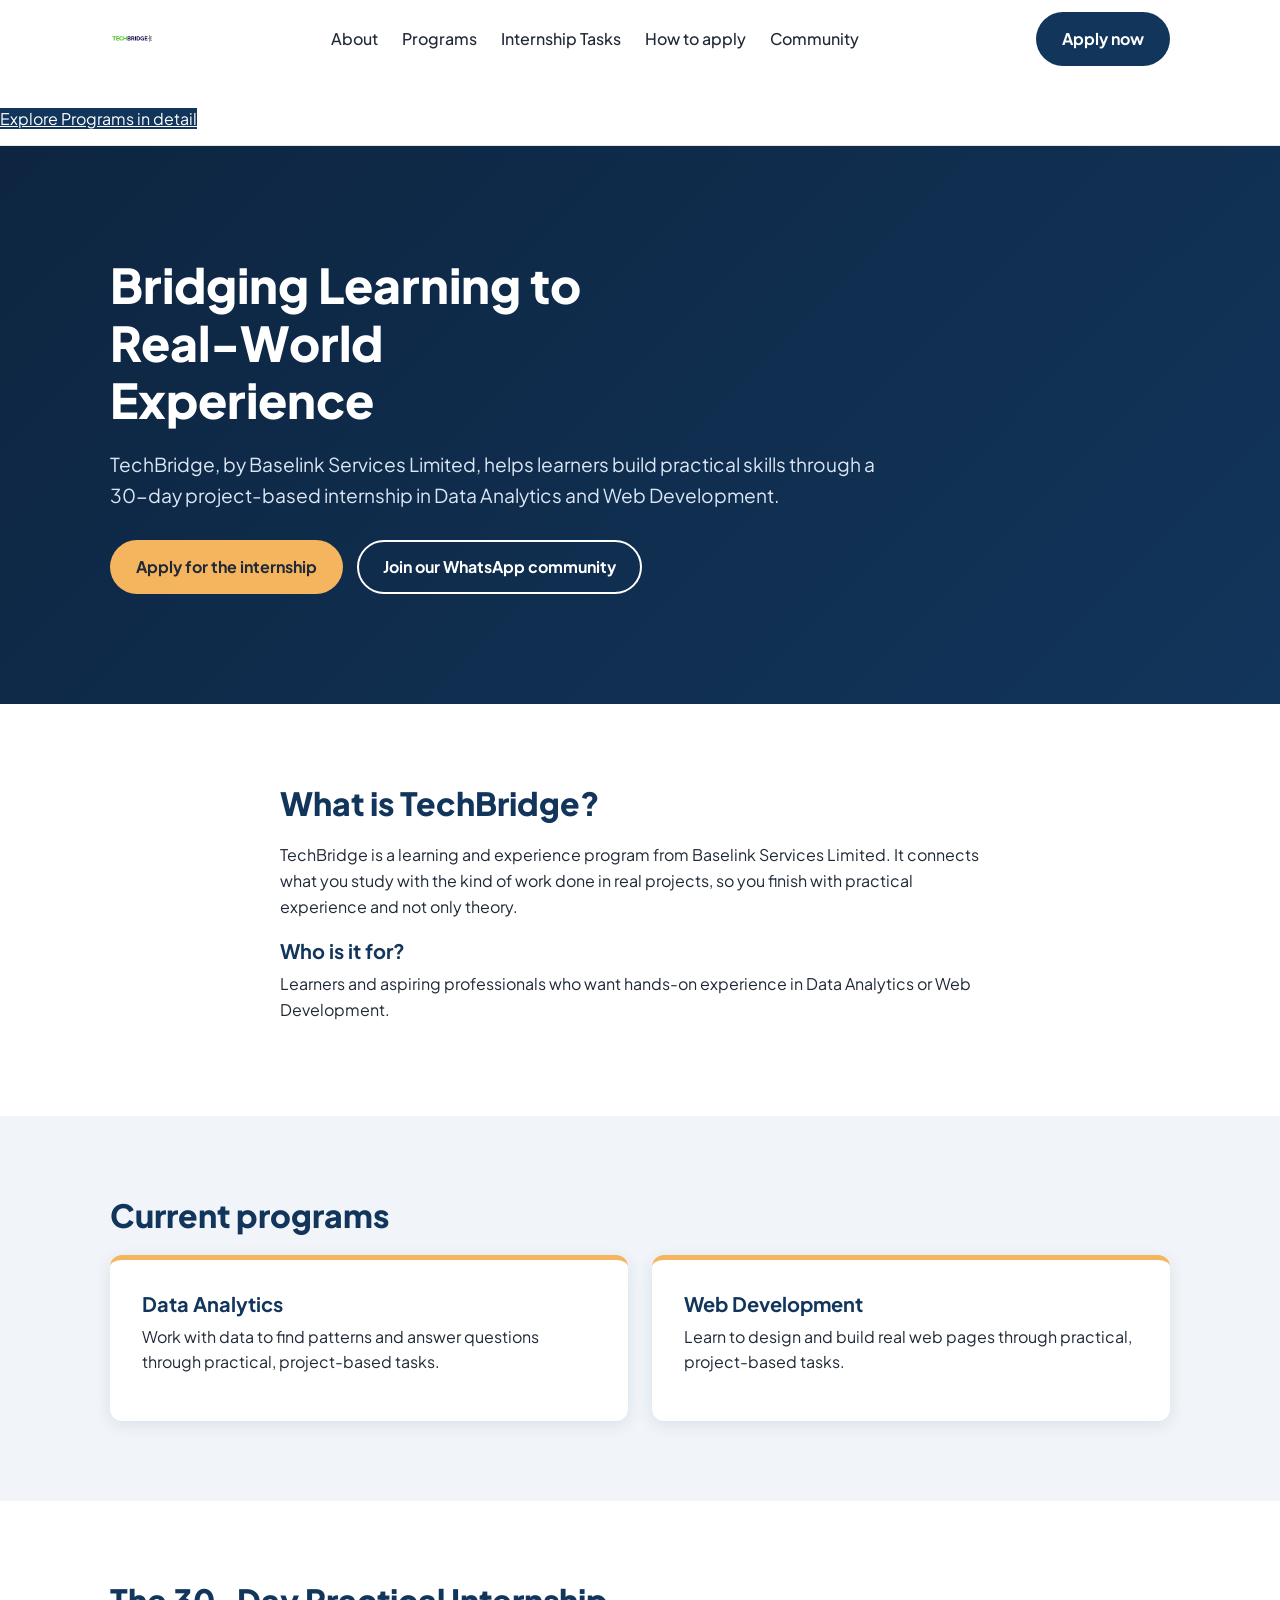
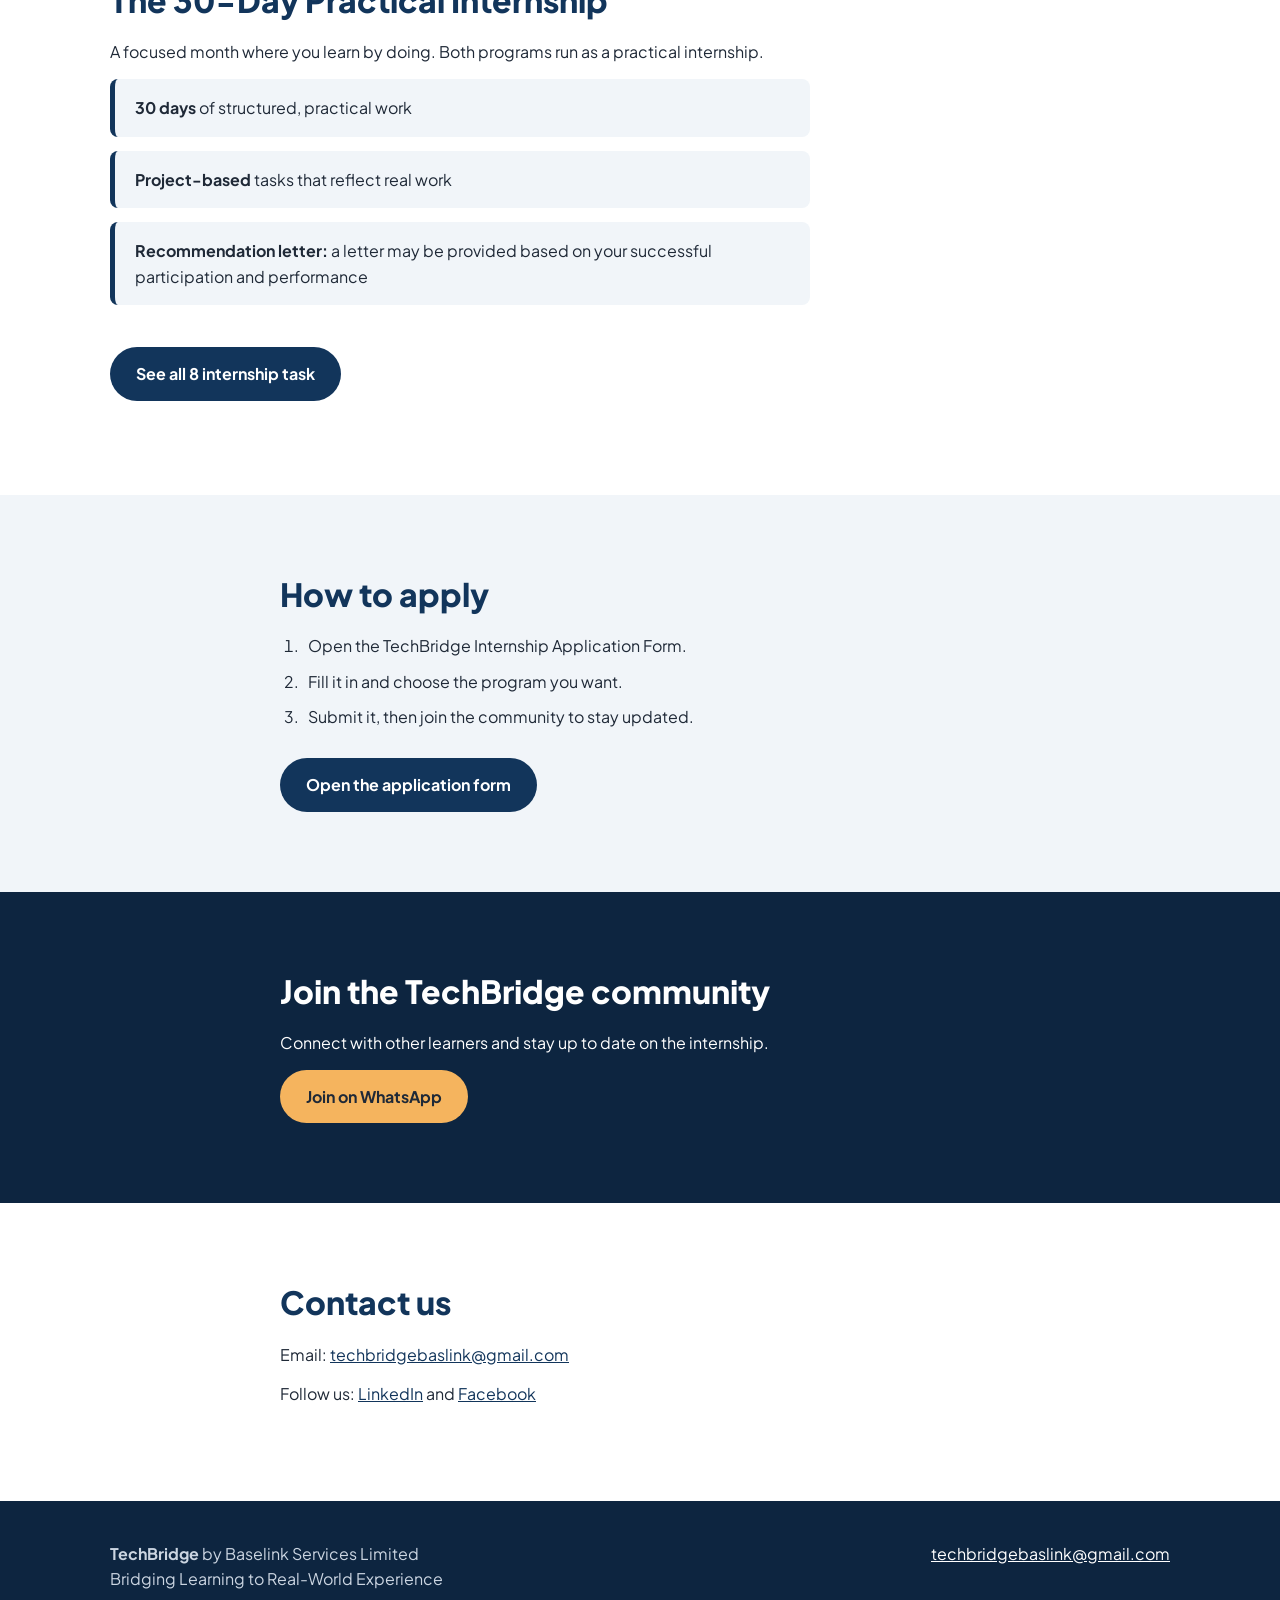
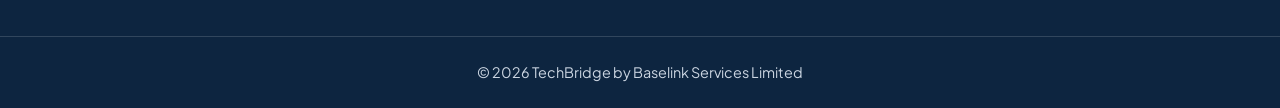
<file: index.html>
<!DOCTYPE html>
<html lang="en">
    <head>
        <meta charset="UTF-8">
        <!--This line makes the page fit different screens ranging from laptops, tablets and phones. Do not remove by mistake. -->
        <meta name="viewport" content="width=device-width, initial-scale=1">
        <title>TechBridge | Transforming Learning into Real-World Experience</title>
        <meta name="description" content="TechBridge by Baselink Services Limited offers several Opportunities in Web development and Data Analysis. Currently, hosting the 2026 TechBridge Internship offer for 30-days">


        <!--Google Font: one family, several weights-->
        <link rel="preconnect" href="https://fonts.googleapis.com">
        <link rel="preconnect" href="https://fonts.gstatic.com" crossorigin>
        <link href="https://fonts.googleapis.com/css2?family=Plus+Jakarta+Sans:wght@400;500;700&800display=swap" rel="stylesheet">

        <!--Connects your CSS file below-->
        <link rel="stylesheet" href="style.css"
    </head>
    <body>

        <!-- ========== 1. HEADER / NAVIGATION ========== -->
         <header class="site-header">
            <div class="container header-inner">
                <a href="#top" class="brand">
                    <!-- Your logo from the images folder.Rename the file if needed. -->
                    <img src="images/logo.png" alt="TechBridge logo" class="logo">
                </a>
                <nav aria-label="Main navigation">
                    <ul class="nav-links">
                        <li><a href="#about">About</a></li>
                        <li><a href="programs.html">Programs</a></li>
                        <li><a href="tasks.html">Internship Tasks</a></li>
                        <li><a href="#apply">How to apply</a></li>
                        <li><a href="#community">Community</a></li>
                    </ul>
                </nav>
            </nav>
            <!-- TODO: paste the official application form link in href -->
            <a href="https://forms.gle/8EbdSy5ttGfLZfjv5?utm_source=chatgpt.com" class="btn btn-primary" target="_blank" rel="noopener">Apply now</a>
          </div>
          <p style="margin-top:28px"><a href="programs.html" class="btn-primary">Explore Programs in detail</a></p>
        </header>
      
        <main id="top">
      
          <!-- ========== 2. HERO ========== -->
          <section class="hero">
            <div class="container hero-inner">
              <h1>Bridging Learning to Real-World Experience</h1>
              <p class="lead">
                TechBridge, by Baselink Services Limited, helps learners build practical skills
                through a 30-day project-based internship in Data Analytics and Web Development.
              </p>
              <div class="hero-actions">
                <a href="https://forms.gle/8EbdSy5ttGfLZfjv5?utm_source=chatgpt.com" class="btn btn-accent" target="_blank" rel="noopener">Apply for the internship</a>
                <a href="https://chat.whatsapp.com/FqpBvYS4oaK32cXDxc8JIS?utm_source=chatgpt.com" class="btn btn-outline" target="_blank" rel="noopener">Join our WhatsApp community</a>
              </div>
            </div>
          </section>
      
          <!-- ========== 3. ABOUT ========== -->
          <section id="about" class="section">
            <div class="container narrow">
              <h2>What is TechBridge?</h2>
              <p>
                TechBridge is a learning and experience program from Baselink Services Limited.
                It connects what you study with the kind of work done in real projects,
                so you finish with practical experience and not only theory.
              </p>
              <h3>Who is it for?</h3>
              <p>
                Learners and aspiring professionals who want hands-on experience in
                Data Analytics or Web Development.
              </p>
            </div>
          </section>
      
          <!-- ========== 4. PROGRAMS ========== -->
          <section id="programs" class="section section-alt">
            <div class="container">
              <h2>Current programs</h2>
              <div class="cards">
                <article class="card">
                  <h3>Data Analytics</h3>
                  <p>Work with data to find patterns and answer questions through practical, project-based tasks.</p>
                </article>
                <article class="card">
                  <h3>Web Development</h3>
                  <p>Learn to design and build real web pages through practical, project-based tasks.</p>
                </article>
              </div>
            </div>
          </section>
      
          <!-- ========== 5. INTERNSHIP ========== -->
          <section id="internship" class="section">
            <div class="container">
              <h2>The 30-Day Practical Internship</h2>
              <p class="intro">
                A focused month where you learn by doing. Both programs run as a practical internship.
              </p>
              <ul class="benefits">
                <li><strong>30 days</strong> of structured, practical work</li>
                <li><strong>Project-based</strong> tasks that reflect real work</li>
                <li><strong>Recommendation letter:</strong> a letter may be provided based on your successful participation and performance</li>
              <p style="margin-top:28px"><a href="tasks.html" class="btn btn-primary">See all 8 internship task</a></p>
              </ul>
            </div>
          </section>
      
          <!-- ========== 6. HOW TO APPLY ========== -->
          <section id="apply" class="section section-alt">
            <div class="container narrow">
              <h2>How to apply</h2>
              <ol class="steps">
                <li>Open the TechBridge Internship Application Form.</li>
                <li>Fill it in and choose the program you want.</li>
                <li>Submit it, then join the community to stay updated.</li>
              </ol>
              <a href="https://forms.gle/8EbdSy5ttGfLZfjv5?utm_source=chatgpt.com" class="btn btn-primary" target="_blank" rel="noopener">Open the application form</a>
            </div>
          </section>
      
          <!-- ========== 7. COMMUNITY ========== -->
          <section id="community" class="section community">
            <div class="container narrow">
              <h2>Join the TechBridge community</h2>
              <p>Connect with other learners and stay up to date on the internship.</p>
              <a href="https://chat.whatsapp.com/FqpBvYS4oaK32cXDxc8JIS?utm_source=chatgpt.com" class="btn btn-accent" target="_blank" rel="noopener">Join on WhatsApp</a>
            </div>
          </section>
      
          <!-- ========== 8. CONTACT ========== -->
          <section id="contact" class="section">
            <div class="container narrow">
              <h2>Contact us</h2>
              <p>Email: <a href="mailto:techbridgebaslink@gmail.com">techbridgebaslink@gmail.com</a></p>
              <p>
                Follow us:
                <a href="https://www.linkedin.com/company/techbridge-services/" target="_blank" rel="noopener">LinkedIn</a>
                and
                <a href="https://www.facebook.com/p/Baselink-Services-100066771475783/" target="_blank" rel="noopener">Facebook</a>
              </p>
            </div>
          </section>
      
        </main>
      
        <!-- ========== 9. FOOTER ========== -->
        <footer class="site-footer">
          <div class="container footer-inner">
            <div>
              <strong>TechBridge</strong> by Baselink Services Limited
              <p>Bridging Learning to Real-World Experience</p>
            </div>
            <p><a href="mailto:techbridgebaslink@gmail.com">techbridgebaslink@gmail.com</a></p>
          </div>
          <p class="copyright">&copy; 2026 TechBridge by Baselink Services Limited</p>
        </footer>
            </div>
         </header>
    </body>
</html>
</file>
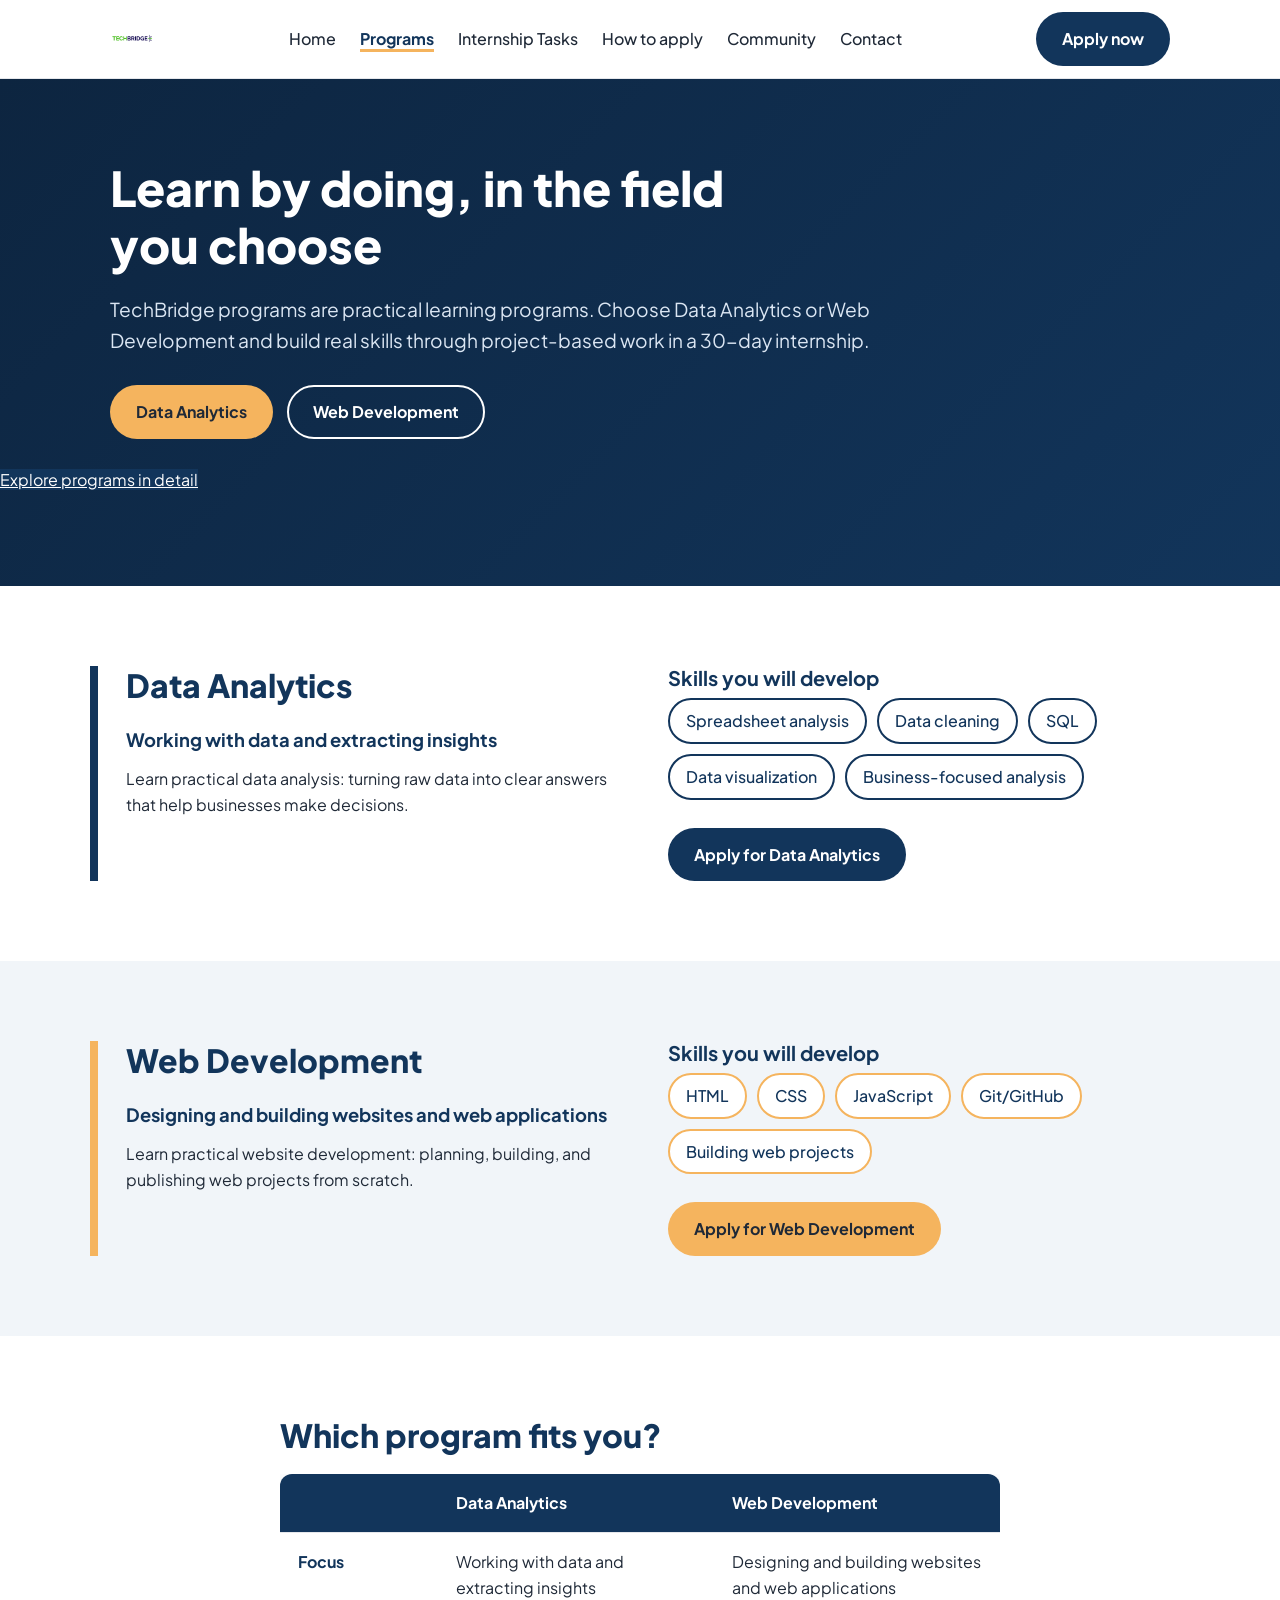
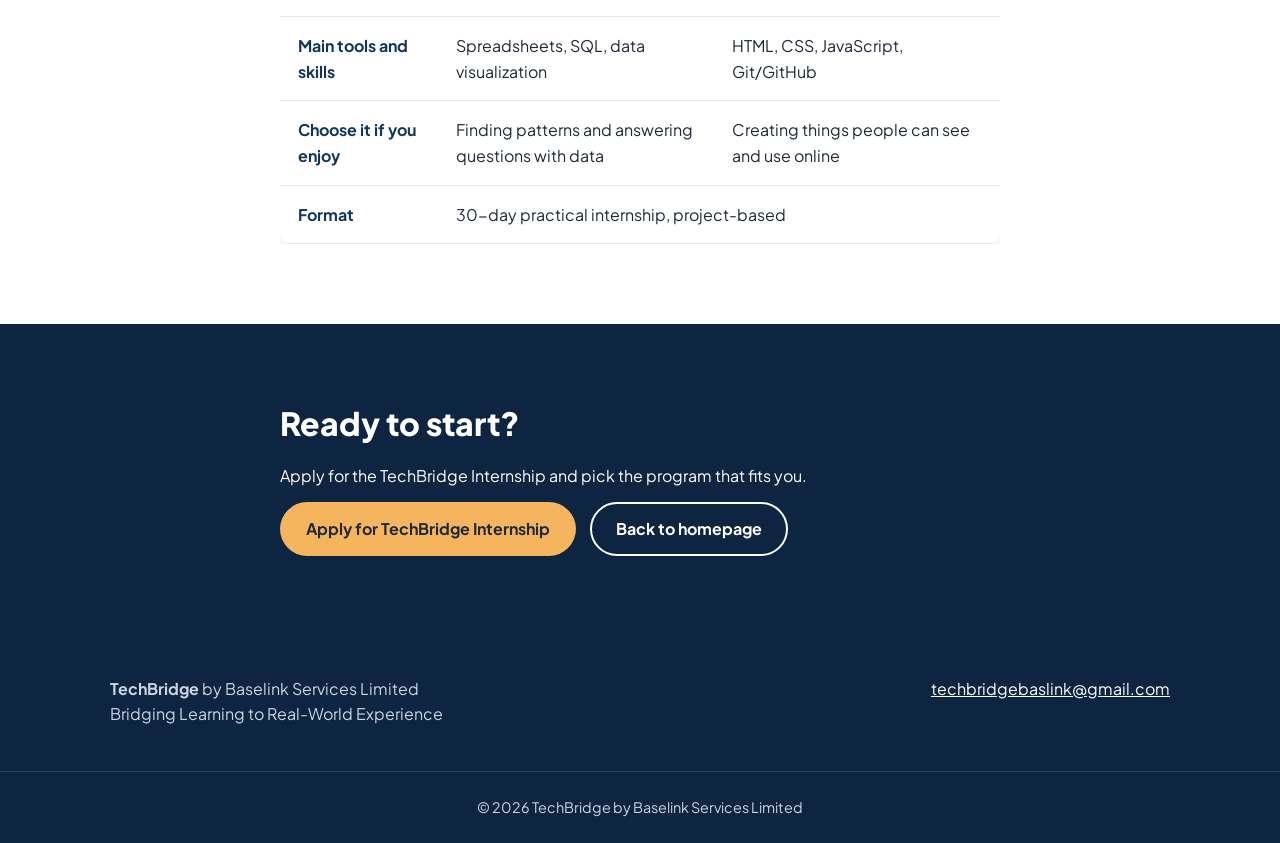
<file: programs.html>
<!DOCTYPE html>
<html lang="en">
<head>
  <meta charset="UTF-8">
  <meta name="viewport" content="width=device-width, initial-scale=1">
  <title>Programs | TechBridge</title>
  <meta name="description" content="Explore TechBridge's practical programs: Data Analytics and Web Development.">

  <!-- Same font and stylesheet as the homepage, so both pages match -->
  <link rel="preconnect" href="https://fonts.googleapis.com">
  <link rel="preconnect" href="https://fonts.gstatic.com" crossorigin>
  <link href="https://fonts.googleapis.com/css2?family=Plus+Jakarta+Sans:wght@400;500;700;800&display=swap" rel="stylesheet">
  <link rel="stylesheet" href="style.css">
</head>
<body>

  <!-- ========== HEADER (same as homepage, links point back to index.html) ========== -->
  <header class="site-header">
    <div class="container header-inner">
      <a href="index.html" class="brand">
        <img src="images/logo.png" alt="TechBridge logo" class="logo">
      </a>
      <nav aria-label="Main navigation">
        <ul class="nav-links">
          <li><a href="index.html">Home</a></li>
          <li><a href="programs.html" class="active" aria-current="page">Programs</a></li>
          <li><a href="tasks.html">Internship Tasks</a></li>
          <li><a href="index.html#apply">How to apply</a></li>
          <li><a href="index.html#community">Community</a></li>
          <li><a href="index.html#contact">Contact</a></li>
        </ul>
      </nav>
      <!-- TODO: paste the same application form link you used in index.html -->
      <a href="https://forms.gle/8EbdSy5ttGfLZfjv5?utm_source=chatgpt.com" class="btn btn-primary" target="_blank" rel="noopener">Apply now</a>
    </div>
  </header>

  <main>

    <!-- ========== 1. PROGRAMS OVERVIEW ========== -->
    <section class="hero page-hero">
      <div class="container">
        <h1>Learn by doing, in the field you choose</h1>
        <p class="lead">
          TechBridge programs are practical learning programs. Choose Data Analytics or
          Web Development and build real skills through project-based work in a 30-day internship.
        </p>
        <div class="hero-actions">
          <a href="#data-analytics" class="btn btn-accent">Data Analytics</a>
          <a href="#web-development" class="btn btn-outline">Web Development</a>
        </div>
      </div>
      <p style="margin-top:28px"><a href="programs.html" class="btn-primary">Explore programs in detail</a></p>
    </section>

    <!-- ========== 2. DATA ANALYTICS ========== -->
    <section id="data-analytics" class="section">
      <div class="container program program-da">
        <div class="program-intro">
          <h2>Data Analytics</h2>
          <p class="tagline">Working with data and extracting insights</p>
          <p>
            Learn practical data analysis: turning raw data into clear answers that
            help businesses make decisions.
          </p>
        </div>
        <div class="program-skills">
          <h3>Skills you will develop</h3>
          <ul class="skill-list">
            <li>Spreadsheet analysis</li>
            <li>Data cleaning</li>
            <li>SQL</li>
            <li>Data visualization</li>
            <li>Business-focused analysis</li>
          </ul>
          <a href="https://forms.gle/8EbdSy5ttGfLZfjv5?utm_source=chatgpt.com" class="btn btn-primary" target="_blank" rel="noopener">Apply for Data Analytics</a>
        </div>
      </div>
    </section>

    <!-- ========== 3. WEB DEVELOPMENT ========== -->
    <section id="web-development" class="section section-alt">
      <div class="container program program-wd">
        <div class="program-intro">
          <h2>Web Development</h2>
          <p class="tagline">Designing and building websites and web applications</p>
          <p>
            Learn practical website development: planning, building, and publishing
            web projects from scratch.
          </p>
        </div>
        <div class="program-skills">
          <h3>Skills you will develop</h3>
          <ul class="skill-list">
            <li>HTML</li>
            <li>CSS</li>
            <li>JavaScript</li>
            <li>Git/GitHub</li>
            <li>Building web projects</li>
          </ul>
          <a href="https://forms.gle/8EbdSy5ttGfLZfjv5?utm_source=chatgpt.com" class="btn btn-accent" target="_blank" rel="noopener">Apply for Web Development</a>
        </div>
      </div>
    </section>

    <!-- ========== 4. QUICK COMPARISON ========== -->
    <section class="section">
      <div class="container narrow">
        <h2>Which program fits you?</h2>
        <div class="table-wrap">
          <table class="compare">
            <thead>
              <tr>
                <th scope="col"></th>
                <th scope="col">Data Analytics</th>
                <th scope="col">Web Development</th>
              </tr>
            </thead>
            <tbody>
              <tr>
                <th scope="row">Focus</th>
                <td>Working with data and extracting insights</td>
                <td>Designing and building websites and web applications</td>
              </tr>
              <tr>
                <th scope="row">Main tools and skills</th>
                <td>Spreadsheets, SQL, data visualization</td>
                <td>HTML, CSS, JavaScript, Git/GitHub</td>
              </tr>
              <tr>
                <th scope="row">Choose it if you enjoy</th>
                <td>Finding patterns and answering questions with data</td>
                <td>Creating things people can see and use online</td>
              </tr>
              <tr>
                <th scope="row">Format</th>
                <td colspan="2">30-day practical internship, project-based</td>
              </tr>
            </tbody>
          </table>
        </div>
      </div>
    </section>

    <!-- ========== 5. CALL TO ACTION ========== -->
    <section class="section community">
      <div class="container narrow">
        <h2>Ready to start?</h2>
        <p>Apply for the TechBridge Internship and pick the program that fits you.</p>
        <div class="hero-actions">
          <a href="https://forms.gle/8EbdSy5ttGfLZfjv5?utm_source=chatgpt.com" class="btn btn-accent" target="_blank" rel="noopener">Apply for TechBridge Internship</a>
          <a href="index.html" class="btn btn-outline">Back to homepage</a>
        </div>
      </div>
    </section>

  </main>

  <!-- ========== FOOTER (same as homepage) ========== -->
  <footer class="site-footer">
    <div class="container footer-inner">
      <div>
        <strong>TechBridge</strong> by Baselink Services Limited
        <p>Bridging Learning to Real-World Experience</p>
      </div>
      <p><a href="mailto:techbridgebaslink@gmail.com">techbridgebaslink@gmail.com</a></p>
    </div>
    <p class="copyright">&copy; 2026 TechBridge by Baselink Services Limited</p>
  </footer>

</body>
</html>
</file>
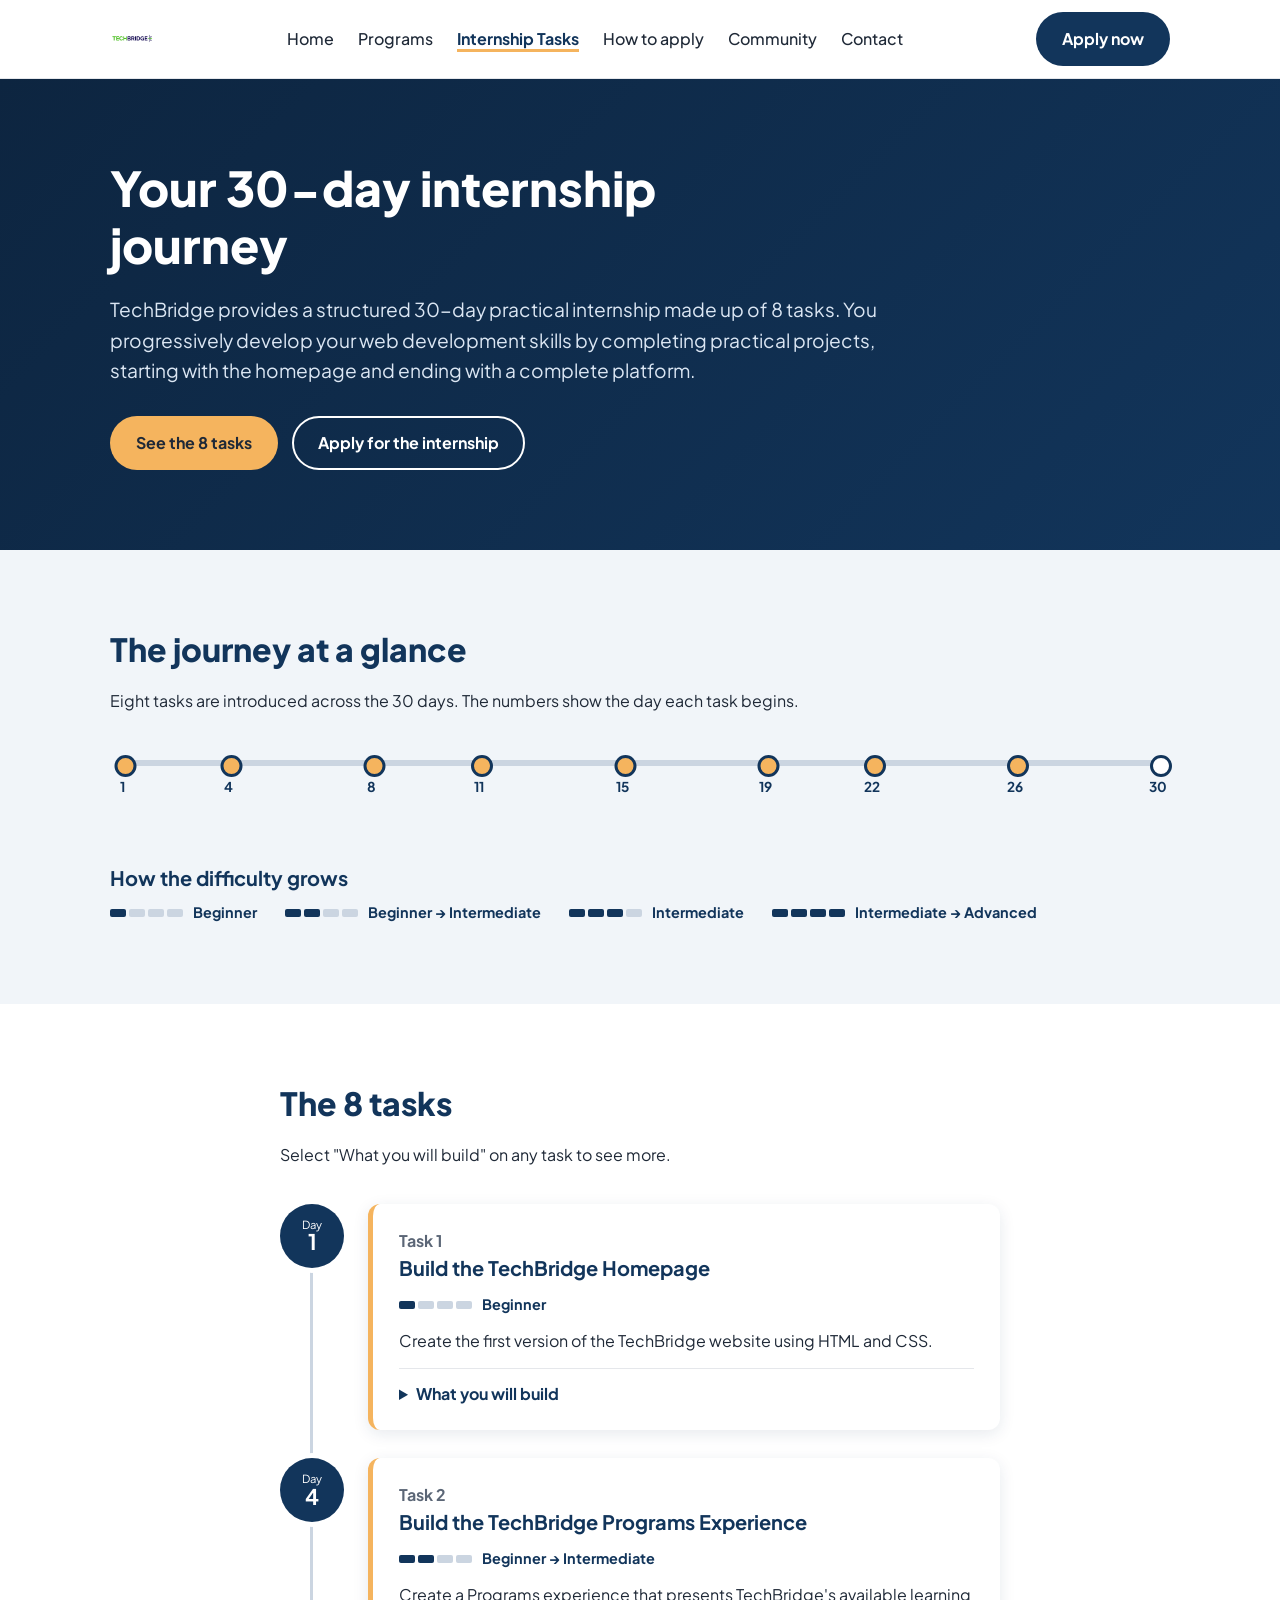
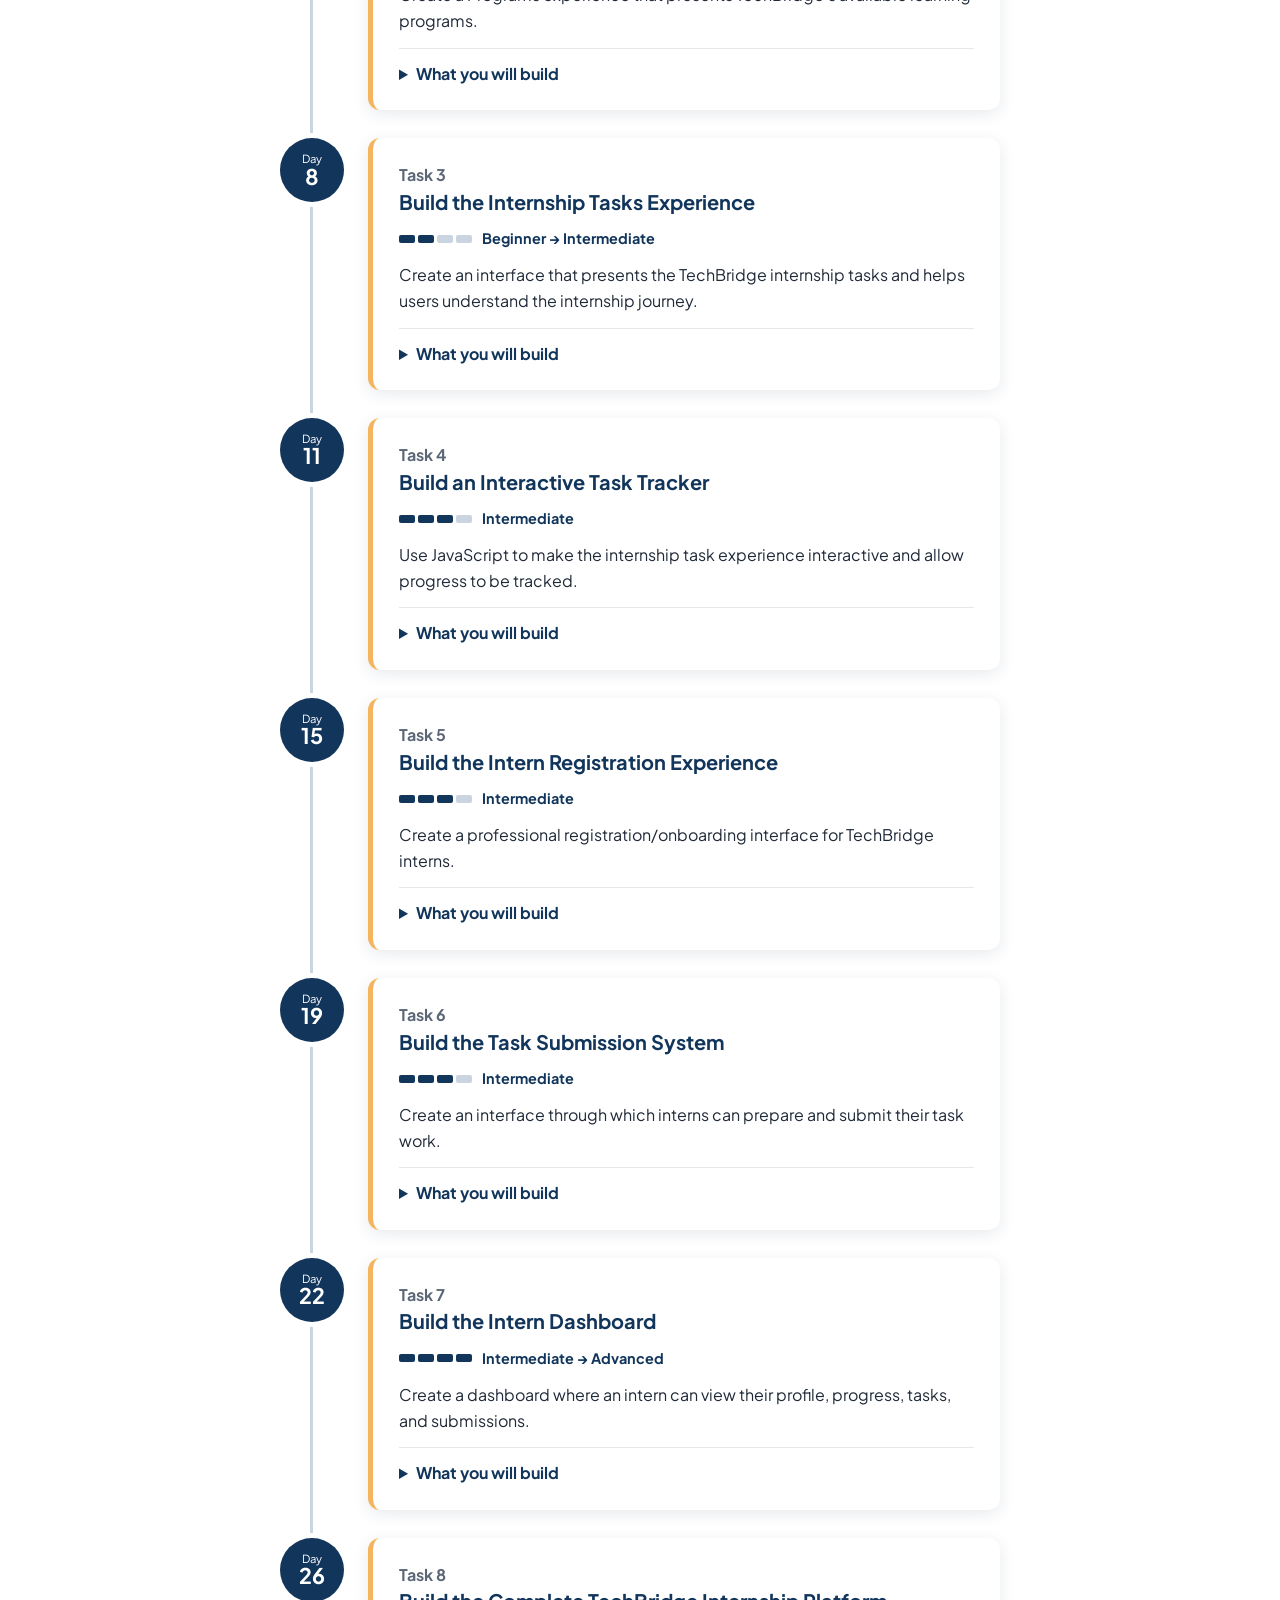
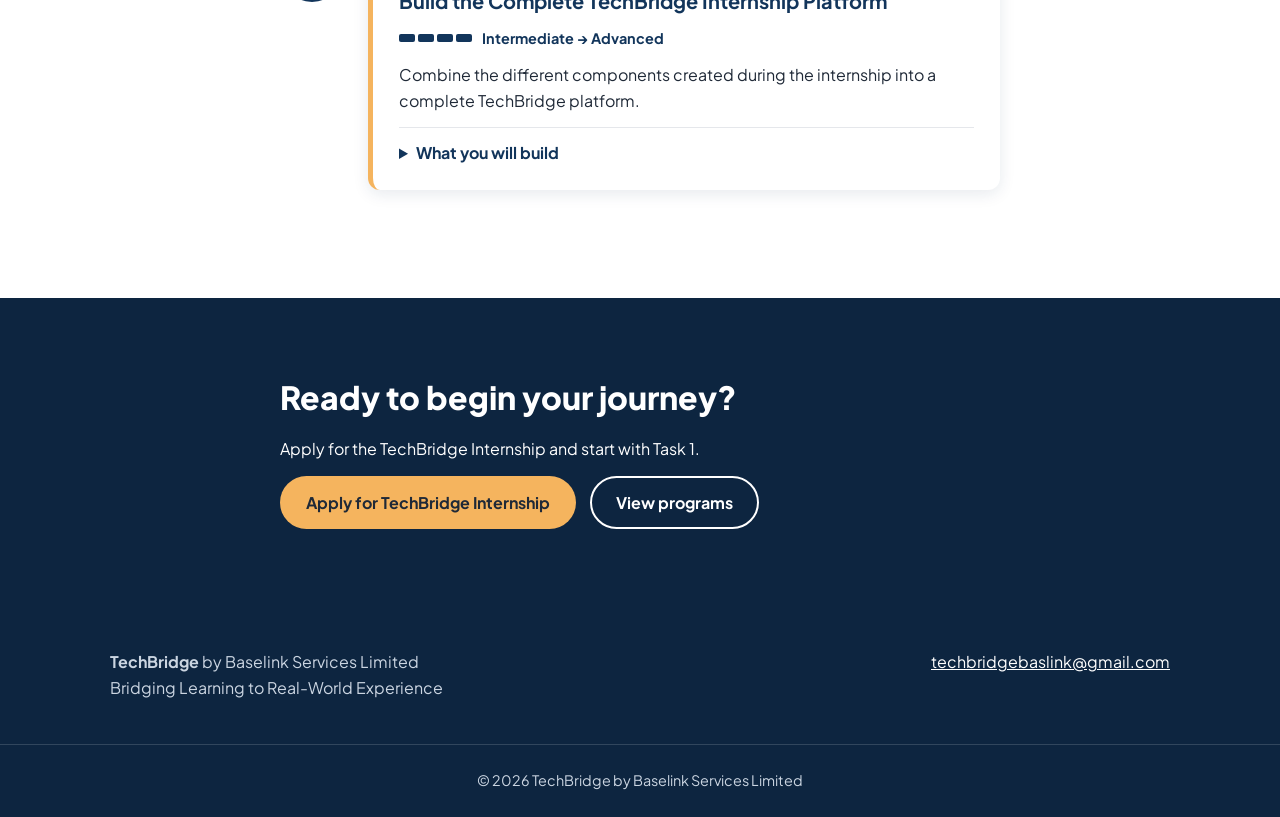
<file: tasks.html>
<!DOCTYPE html>
<html lang="en">
<head>
  <meta charset="UTF-8">
  <meta name="viewport" content="width=device-width, initial-scale=1">
  <title>Internship Tasks | TechBridge</title>
  <meta name="description" content="The TechBridge 30-day practical internship: 8 tasks, from the homepage on Day 1 to the complete platform on Day 26.">

  <link rel="preconnect" href="https://fonts.googleapis.com">
  <link rel="preconnect" href="https://fonts.gstatic.com" crossorigin>
  <link href="https://fonts.googleapis.com/css2?family=Plus+Jakarta+Sans:wght@400;500;700;800&display=swap" rel="stylesheet">
  <link rel="stylesheet" href="style.css">
</head>
<body>

  <!-- ========== HEADER (same on every page) ========== -->
  <header class="site-header">
    <div class="container header-inner">
      <a href="index.html" class="brand">
        <img src="images/logo.png" alt="TechBridge logo" class="logo">
      </a>
      <nav aria-label="Main navigation">
        <ul class="nav-links">
          <li><a href="index.html">Home</a></li>
          <li><a href="programs.html">Programs</a></li>
          <li><a href="tasks.html" class="active" aria-current="page">Internship Tasks</a></li>
          <li><a href="index.html#apply">How to apply</a></li>
          <li><a href="index.html#community">Community</a></li>
          <li><a href="index.html#contact">Contact</a></li>
        </ul>
      </nav>
      <!-- TODO: paste the same application form link you used before -->
      <a href="https://forms.gle/8EbdSy5ttGfLZfjv5?utm_source=chatgpt.com" class="btn btn-primary" target="_blank" rel="noopener">Apply now</a>
    </div>
  </header>

  <main>

    <!-- ========== 1. INTRODUCTION ========== -->
    <section class="hero page-hero">
      <div class="container">
        <h1>Your 30-day internship journey</h1>
        <p class="lead">
          TechBridge provides a structured 30-day practical internship made up of 8 tasks.
          You progressively develop your web development skills by completing practical projects,
          starting with the homepage and ending with a complete platform.
        </p>
        <div class="hero-actions">
          <a href="#journey" class="btn btn-accent">See the 8 tasks</a>
          <a href="https://forms.gle/8EbdSy5ttGfLZfjv5?utm_source=chatgpt.com" class="btn btn-outline" target="_blank" rel="noopener">Apply for the internship</a>
        </div>
      </div>
    </section>

    <!-- ========== 2. DAY STRIP: the whole journey at a glance ========== -->
    <section class="section section-alt glance">
      <div class="container">
        <h2>The journey at a glance</h2>
        <p>Eight tasks are introduced across the 30 days. The numbers show the day each task begins.</p>
        <ol class="daybar" aria-hidden="true">
          <li style="left:0%">1</li>
          <li style="left:10.3%">4</li>
          <li style="left:24.1%">8</li>
          <li style="left:34.5%">11</li>
          <li style="left:48.3%">15</li>
          <li style="left:62.1%">19</li>
          <li style="left:72.4%">22</li>
          <li style="left:86.2%">26</li>
          <li style="left:100%" class="end">30</li>
        </ol>

        <h3>How the difficulty grows</h3>
        <ul class="legend">
          <li><span class="level lvl-1"><span class="bars" aria-hidden="true"><i></i><i></i><i></i><i></i></span>Beginner</span></li>
          <li><span class="level lvl-2"><span class="bars" aria-hidden="true"><i></i><i></i><i></i><i></i></span>Beginner → Intermediate</span></li>
          <li><span class="level lvl-3"><span class="bars" aria-hidden="true"><i></i><i></i><i></i><i></i></span>Intermediate</span></li>
          <li><span class="level lvl-4"><span class="bars" aria-hidden="true"><i></i><i></i><i></i><i></i></span>Intermediate → Advanced</span></li>
        </ul>
      </div>
    </section>

    <!-- ========== 3. THE 8 TASKS (vertical timeline) ========== -->
    <section id="journey" class="section">
      <div class="container narrow">
        <h2>The 8 tasks</h2>
        <p>Select "What you will build" on any task to see more.</p>

        <ol class="timeline">

          <li class="t-item">
            <div class="t-day"><span>Day</span><strong>1</strong></div>
            <article class="t-card">
              <p class="t-num">Task 1</p>
              <h3>Build the TechBridge Homepage</h3>
              <span class="level lvl-1"><span class="bars" aria-hidden="true"><i></i><i></i><i></i><i></i></span>Beginner</span>
              <p>Create the first version of the TechBridge website using HTML and CSS.</p>
              <details>
                <summary>What you will build</summary>
                <p><strong>Goal:</strong> the first version of the TechBridge website.</p>
                <p><strong>Tools:</strong> HTML5 and CSS3.</p>
                <p><strong>Where it fits:</strong> the starting point of the internship.</p>
              </details>
            </article>
          </li>

          <li class="t-item">
            <div class="t-day"><span>Day</span><strong>4</strong></div>
            <article class="t-card">
              <p class="t-num">Task 2</p>
              <h3>Build the TechBridge Programs Experience</h3>
              <span class="level lvl-2"><span class="bars" aria-hidden="true"><i></i><i></i><i></i><i></i></span>Beginner → Intermediate</span>
              <p>Create a Programs experience that presents TechBridge's available learning programs.</p>
              <details>
                <summary>What you will build</summary>
                <p><strong>Goal:</strong> a Programs page presenting Data Analytics and Web Development.</p>
                <p><strong>Tools:</strong> HTML5 and CSS3.</p>
                <p><strong>Where it fits:</strong> builds on your Task 1 homepage.</p>
              </details>
            </article>
          </li>

          <li class="t-item">
            <div class="t-day"><span>Day</span><strong>8</strong></div>
            <article class="t-card">
              <p class="t-num">Task 3</p>
              <h3>Build the Internship Tasks Experience</h3>
              <span class="level lvl-2"><span class="bars" aria-hidden="true"><i></i><i></i><i></i><i></i></span>Beginner → Intermediate</span>
              <p>Create an interface that presents the TechBridge internship tasks and helps users understand the internship journey.</p>
              <details>
                <summary>What you will build</summary>
                <p><strong>Goal:</strong> a page showing all 8 tasks and how the internship progresses.</p>
                <p><strong>Tools:</strong> HTML5 and CSS3.</p>
                <p><strong>Where it fits:</strong> builds on Tasks 1 and 2, and connects Home, Programs and Internship Tasks.</p>
              </details>
            </article>
          </li>

          <li class="t-item">
            <div class="t-day"><span>Day</span><strong>11</strong></div>
            <article class="t-card">
              <p class="t-num">Task 4</p>
              <h3>Build an Interactive Task Tracker</h3>
              <span class="level lvl-3"><span class="bars" aria-hidden="true"><i></i><i></i><i></i><i></i></span>Intermediate</span>
              <p>Use JavaScript to make the internship task experience interactive and allow progress to be tracked.</p>
              <details>
                <summary>What you will build</summary>
                <p><strong>Goal:</strong> an interactive version of the task experience where progress can be tracked.</p>
                <p><strong>Tools:</strong> JavaScript.</p>
                <p><strong>Where it fits:</strong> builds on the Task 3 page.</p>
              </details>
            </article>
          </li>

          <li class="t-item">
            <div class="t-day"><span>Day</span><strong>15</strong></div>
            <article class="t-card">
              <p class="t-num">Task 5</p>
              <h3>Build the Intern Registration Experience</h3>
              <span class="level lvl-3"><span class="bars" aria-hidden="true"><i></i><i></i><i></i><i></i></span>Intermediate</span>
              <p>Create a professional registration/onboarding interface for TechBridge interns.</p>
              <details>
                <summary>What you will build</summary>
                <p><strong>Goal:</strong> a professional registration and onboarding interface for interns.</p>
                <p><strong>Where it fits:</strong> introduces registration and onboarding to the platform.</p>
              </details>
            </article>
          </li>

          <li class="t-item">
            <div class="t-day"><span>Day</span><strong>19</strong></div>
            <article class="t-card">
              <p class="t-num">Task 6</p>
              <h3>Build the Task Submission System</h3>
              <span class="level lvl-3"><span class="bars" aria-hidden="true"><i></i><i></i><i></i><i></i></span>Intermediate</span>
              <p>Create an interface through which interns can prepare and submit their task work.</p>
              <details>
                <summary>What you will build</summary>
                <p><strong>Goal:</strong> an interface where interns prepare and submit their task work.</p>
                <p><strong>Where it fits:</strong> lets interns hand in what they build in each task.</p>
              </details>
            </article>
          </li>

          <li class="t-item">
            <div class="t-day"><span>Day</span><strong>22</strong></div>
            <article class="t-card">
              <p class="t-num">Task 7</p>
              <h3>Build the Intern Dashboard</h3>
              <span class="level lvl-4"><span class="bars" aria-hidden="true"><i></i><i></i><i></i><i></i></span>Intermediate → Advanced</span>
              <p>Create a dashboard where an intern can view their profile, progress, tasks, and submissions.</p>
              <details>
                <summary>What you will build</summary>
                <p><strong>Goal:</strong> a dashboard showing an intern's profile, progress, tasks and submissions.</p>
                <p><strong>Where it fits:</strong> brings an intern's information into one view.</p>
              </details>
            </article>
          </li>

          <li class="t-item">
            <div class="t-day"><span>Day</span><strong>26</strong></div>
            <article class="t-card">
              <p class="t-num">Task 8</p>
              <h3>Build the Complete TechBridge Internship Platform</h3>
              <span class="level lvl-4"><span class="bars" aria-hidden="true"><i></i><i></i><i></i><i></i></span>Intermediate → Advanced</span>
              <p>Combine the different components created during the internship into a complete TechBridge platform.</p>
              <details>
                <summary>What you will build</summary>
                <p><strong>Goal:</strong> one complete TechBridge platform made from the components you built.</p>
                <p><strong>Where it fits:</strong> the final task, where everything comes together.</p>
              </details>
            </article>
          </li>

        </ol>
      </div>
    </section>

    <!-- ========== 4. CALL TO ACTION ========== -->
    <section class="section community">
      <div class="container narrow">
        <h2>Ready to begin your journey?</h2>
        <p>Apply for the TechBridge Internship and start with Task 1.</p>
        <div class="hero-actions">
          <a href="https://forms.gle/8EbdSy5ttGfLZfjv5?utm_source=chatgpt.com" class="btn btn-accent" target="_blank" rel="noopener">Apply for TechBridge Internship</a>
          <a href="programs.html" class="btn btn-outline">View programs</a>
        </div>
      </div>
    </section>

  </main>

  <!-- ========== FOOTER (same on every page) ========== -->
  <footer class="site-footer">
    <div class="container footer-inner">
      <div>
        <strong>TechBridge</strong> by Baselink Services Limited
        <p>Bridging Learning to Real-World Experience</p>
      </div>
      <p><a href="mailto:techbridgebaslink@gmail.com">techbridgebaslink@gmail.com</a></p>
    </div>
    <p class="copyright">&copy; 2026 TechBridge by Baselink Services Limited</p>
  </footer>

</body>
</html>
</file>
<file: style.css>
/* ==========================================================
   TECHBRIDGE STYLES
   Tip: change the colors in :root below when logo changes.
   Every color on the page comes from these variables.
   ========================================================== */

   :root {
    --primary: #12355b;      /* deep blue: header text, headings, main buttons */
    --accent: #f5b45e;       /* warm amber: highlight buttons */
    --bg: #ffffff;           /* page background */
    --bg-alt: #f1f5f9;       /* alternate section background */
    --text: #1f2937;         /* body text */
    --muted: #5b6676;        /* softer text */
    --dark: #0d2540;         /* footer and hero background */
    --radius: 12px;
  }
  
  /* ---------- Reset and base ---------- */
  * { box-sizing: border-box; margin: 0; padding: 0; }
  
  html { scroll-behavior: smooth; scroll-padding-top: 80px; }
  
  body {
    font-family: "Plus Jakarta Sans", Arial, sans-serif;
    color: var(--text);
    background: var(--bg);
    line-height: 1.6;
  }
  
  img { max-width: 100%; display: block; }
  a { color: var(--primary); }
  
  h1, h2, h3 { color: var(--primary); line-height: 1.2; }
  h1 { font-size: 3rem; font-weight: 800; }
  h2 { font-size: 2rem; font-weight: 800; margin-bottom: 20px; }
  h3 { font-size: 1.25rem; margin: 20px 0 8px; }
  p  { margin-bottom: 14px; max-width: 65ch; }
  
  /* ---------- Layout helpers ---------- */
  .container { max-width: 1100px; margin: 0 auto; padding: 0 20px; }
  .narrow    { max-width: 760px; }
  .section   { padding: 80px 0; }
  .section-alt { background: var(--bg-alt); }
  
  /* ---------- Buttons ---------- */
  .btn {
    display: inline-block;
    padding: 12px 24px;
    border-radius: 999px;
    font-weight: 700;
    text-decoration: none;
    border: 2px solid transparent;
    transition: transform 0.15s ease, background 0.15s ease;
  }
  .btn:hover { transform: translateY(-2px); }
  .btn-primary { background: var(--primary); color: #fff; }
  .btn-primary:hover { background: #0d2540; }
  .btn-accent  { background: var(--accent); color: #1f2937; }
  .btn-accent:hover { background: #e39a2e; }
  .btn-outline { border-color: #fff; color: #fff; }
  .btn-outline:hover { background: rgba(255, 255, 255, 0.12); }
  
  /* Visible keyboard focus (accessibility) */
  a:focus-visible, .btn:focus-visible {
    outline: 3px solid var(--accent);
    outline-offset: 3px;
  }
  
  /* ---------- Header ---------- */
  .site-header {
    position: sticky;
    top: 0;
    z-index: 10;
    background: #fff;
    border-bottom: 1px solid #e5e7eb;
  }
  .header-inner {
    display: flex;
    align-items: center;
    justify-content: space-between;
    gap: 20px;
    padding-top: 12px;
    padding-bottom: 12px;
  }
  .logo { height: 44px; width: auto; }
  
  .nav-links { display: flex; gap: 24px; list-style: none; }
  .nav-links a {
    text-decoration: none;
    color: var(--text);
    font-weight: 500;
  }
  .nav-links a:hover { color: var(--primary); text-decoration: underline; }
  
  /* ---------- Hero ---------- */
  .hero {
    background: linear-gradient(135deg, var(--dark), var(--primary));
    padding: 110px 0;
  }
  .hero h1 { color: #fff; max-width: 16ch; margin-bottom: 20px; }
  .lead { color: #dbe6f3; font-size: 1.2rem; max-width: 55ch; margin-bottom: 30px; }
  .hero-actions { display: flex; flex-wrap: wrap; gap: 14px; }
  
  /* ---------- Program cards (CSS Grid) ---------- */
  .cards {
    display: grid;
    grid-template-columns: repeat(2, 1fr);
    gap: 24px;
  }
  .card {
    background: #fff;
    padding: 32px;
    border-radius: var(--radius);
    border-top: 5px solid var(--accent);
    box-shadow: 0 4px 16px rgba(18, 53, 91, 0.1);
  }
  .card h3 { margin-top: 0; }
  
  /* ---------- Internship ---------- */
  .benefits { list-style: none; display: grid; gap: 14px; max-width: 700px; }
  .benefits li {
    background: var(--bg-alt);
    padding: 16px 20px;
    border-left: 5px solid var(--primary);
    border-radius: 8px;
  }
  
  /* ---------- How to apply ---------- */
  .steps { margin: 0 0 28px 22px; }
  .steps li { margin-bottom: 10px; padding-left: 6px; }
  
  /* ---------- Community ---------- */
  .community { background: var(--dark); }
  .community h2, .community p { color: #fff; }
  
  /* ---------- Footer ---------- */
  .site-footer { background: var(--dark); color: #cbd5e1; padding-top: 40px; }
  .site-footer a { color: #fff; }
  .footer-inner {
    display: flex;
    justify-content: space-between;
    flex-wrap: wrap;
    gap: 20px;
  }
  .copyright {
    text-align: center;
    padding: 24px 20px;
    margin: 30px 0 0;
    max-width: none;
    border-top: 1px solid rgba(255, 255, 255, 0.15);
    font-size: 0.9rem;
  }
  
  /* ==========================================================
     RESPONSIVE: tablet
     ========================================================== */
  @media (max-width: 900px) {
    h1 { font-size: 2.4rem; }
    .nav-links { gap: 14px; font-size: 0.95rem; }
    .section { padding: 60px 0; }
  }
  
  /* ==========================================================
     RESPONSIVE: mobile
     Menu links are hidden to keep the header clean.
     Logo + Apply button stay visible.
     ========================================================== */
  @media (max-width: 700px) {
    .nav-links { display: none; }
    h1 { font-size: 2rem; }
    h2 { font-size: 1.6rem; }
    .hero { padding: 70px 0; }
    .cards { grid-template-columns: 1fr; }   /* stack cards */
    .hero-actions .btn { width: 100%; text-align: center; }
  }
  
  /* Respect users who turn off motion */
  @media (prefers-reduced-motion: reduce) {
    html { scroll-behavior: auto; }
    .btn { transition: none; }
  }

  /* ==========================================================
   TASK 2 ADDITIONS: paste this at the BOTTOM of style.css
   (below everything from Task 1). It reuses your colors.
   ========================================================== */

/* Highlights the current page in the menu */
.nav-links a.active {
  color: var(--primary);
  font-weight: 700;
  border-bottom: 3px solid var(--accent);
}

/* Programs page hero is a little shorter than the homepage hero */
.page-hero { padding: 80px 0; }
.page-hero h1 { max-width: 20ch; }

/* ---------- Program blocks ----------
   Two columns on desktop: description left, skills right.
   Each program gets its own accent color so they are easy to tell apart. */
.program {
  display: grid;
  grid-template-columns: 1fr 1fr;
  gap: 40px;
  align-items: start;
  padding-left: 28px;
  border-left: 8px solid var(--primary);
}
.program-wd { border-left-color: var(--accent); }

.tagline {
  font-size: 1.15rem;
  font-weight: 700;
  color: var(--primary);
  margin-bottom: 12px;
}
.program-skills h3 { margin-top: 0; }

/* Skill "chips" */
.skill-list {
  list-style: none;
  display: flex;
  flex-wrap: wrap;
  gap: 10px;
  margin-bottom: 28px;
}
.skill-list li {
  background: #fff;
  border: 2px solid var(--primary);
  color: var(--primary);
  padding: 8px 16px;
  border-radius: 999px;
  font-weight: 500;
}
.program-wd .skill-list li { border-color: var(--accent); }
.section-alt .skill-list li { background: #fff; }

/* ---------- Comparison table ---------- */
.table-wrap { overflow-x: auto; }   /* scrolls sideways on tiny screens only */
.compare {
  width: 100%;
  border-collapse: collapse;
  background: #fff;
  border-radius: var(--radius);
  overflow: hidden;
  box-shadow: 0 4px 16px rgba(18, 53, 91, 0.1);
}
.compare th, .compare td {
  padding: 16px 18px;
  text-align: left;
  vertical-align: top;
  border-bottom: 1px solid #e5e7eb;
}
.compare thead th { background: var(--primary); color: #fff; }
.compare tbody th { color: var(--primary); width: 22%; }

/* ---------- Tablet ---------- */
@media (max-width: 900px) {
  .program { grid-template-columns: 1fr; gap: 20px; }
}

/* ---------- Mobile ---------- */
@media (max-width: 700px) {
  .program { padding-left: 18px; border-left-width: 6px; }
  .compare { min-width: 520px; }       /* keeps columns readable; table scrolls */
  .page-hero { padding: 60px 0; }
}

/* ==========================================================
   TASK 3 ADDITIONS: paste this at the BOTTOM of style.css
   (below the Task 1 and Task 2 styles).
   ========================================================== */

/* ---------- Difficulty label: 4 small bars that fill up ---------- */
.level {
  display: inline-flex;
  align-items: center;
  gap: 10px;
  font-size: 0.9rem;
  font-weight: 700;
  color: var(--primary);
}
.bars { display: inline-flex; gap: 3px; }
.bars i {
  width: 16px;
  height: 8px;
  border-radius: 2px;
  background: #cbd5e1;          /* empty bar */
}
/* fill the first 1, 2, 3 or 4 bars depending on the level */
.lvl-1 .bars i:nth-child(-n+1),
.lvl-2 .bars i:nth-child(-n+2),
.lvl-3 .bars i:nth-child(-n+3),
.lvl-4 .bars i:nth-child(-n+4) { background: var(--primary); }

.legend {
  list-style: none;
  display: flex;
  flex-wrap: wrap;
  gap: 14px 28px;
}

/* ---------- Day strip: shows where each task falls in 30 days ---------- */
.glance h3 { margin-top: 56px; }
.daybar {
  list-style: none;
  position: relative;
  height: 60px;
  margin: 36px 12px 0;          /* side margin so end dots are not cut off */
}
.daybar::before {               /* the track */
  content: "";
  position: absolute;
  left: 0; right: 0; top: 10px;
  height: 6px;
  border-radius: 3px;
  background: #cbd5e1;
}
.daybar li {
  position: absolute;
  top: 0;
  transform: translateX(-50%);
  text-align: center;
  font-weight: 700;
  font-size: 0.85rem;
  color: var(--primary);
  padding-top: 26px;
}
.daybar li::before {            /* the dot */
  content: "";
  position: absolute;
  top: 5px; left: 50%;
  width: 16px; height: 16px;
  margin-left: -8px;
  border-radius: 50%;
  background: var(--accent);
  border: 3px solid var(--primary);
}
.daybar li.end::before { background: #fff; }   /* day 30 = hollow dot */

/* ---------- Vertical timeline ---------- */
.timeline { list-style: none; margin-top: 36px; }
.t-item {
  position: relative;
  display: grid;
  grid-template-columns: 64px 1fr;
  gap: 24px;
  margin-bottom: 28px;
}
.t-item::before {               /* line connecting one day badge to the next */
  content: "";
  position: absolute;
  left: 30px; top: 32px; bottom: -28px;
  width: 3px;
  background: #cbd5e1;
}
.t-item:last-child::before { display: none; }

.t-day {
  position: relative;
  z-index: 1;
  width: 64px; height: 64px;
  border-radius: 50%;
  background: var(--primary);
  color: #fff;
  display: flex;
  flex-direction: column;
  align-items: center;
  justify-content: center;
  line-height: 1.1;
  box-shadow: 0 0 0 5px var(--bg);
}
.t-day span { font-size: 0.7rem; }
.t-day strong { font-size: 1.35rem; }

.t-card {
  background: #fff;
  padding: 24px 26px;
  border-radius: var(--radius);
  border-left: 5px solid var(--accent);
  box-shadow: 0 4px 16px rgba(18, 53, 91, 0.1);
  transition: transform 0.15s ease, box-shadow 0.15s ease;
}
.t-card:hover { transform: translateY(-3px); box-shadow: 0 8px 22px rgba(18, 53, 91, 0.16); }
.t-num { font-weight: 700; color: var(--muted); margin-bottom: 2px; }
.t-card h3 { margin: 0 0 10px; }
.t-card .level { margin-bottom: 12px; }

/* Expandable details (works with no JavaScript) */
.t-card details { margin-top: 14px; border-top: 1px solid #e5e7eb; padding-top: 12px; }
.t-card summary {
  cursor: pointer;
  font-weight: 700;
  color: var(--primary);
}
.t-card summary:focus-visible { outline: 3px solid var(--accent); outline-offset: 3px; }
.t-card details p { margin: 10px 0 0; font-size: 0.95rem; }

/* ---------- Mobile ---------- */
@media (max-width: 600px) {
  .t-item { grid-template-columns: 48px 1fr; gap: 14px; }
  .t-item::before { left: 22px; top: 24px; }
  .t-day { width: 48px; height: 48px; box-shadow: 0 0 0 4px var(--bg); }
  .t-day span { font-size: 0.6rem; }
  .t-day strong { font-size: 1.05rem; }
  .t-card { padding: 18px; }
  .daybar { margin-left: 8px; margin-right: 8px; }
}

@media (prefers-reduced-motion: reduce) {
  .t-card { transition: none; }
  .t-card:hover { transform: none; }
}
</file>
